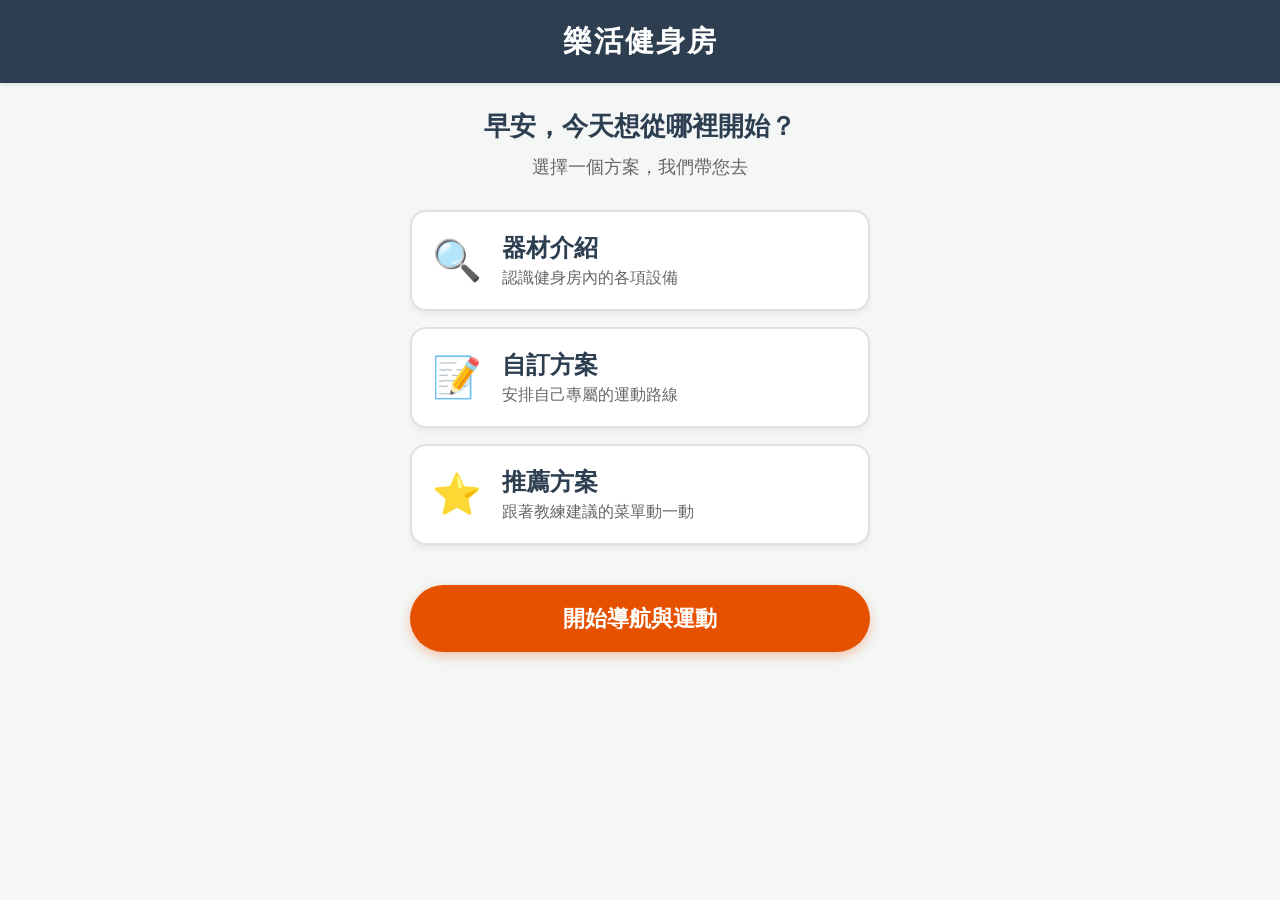
<file: index.html>
<!DOCTYPE html>
<html lang="zh-TW">
<head>
    <meta charset="UTF-8">
    <meta name="viewport" content="width=device-width, initial-scale=1.0">
    <title>樂活健身導航</title>
    <link rel="stylesheet" href="style.css">
</head>
<body>
    <header>
        <h1>樂活健身房</h1>
    </header>

    <main>
        <!-- 歡迎區塊 -->
        <section class="welcome-section">
            <h2>早安，今天想從哪裡開始？</h2>
            <p>選擇一個方案，我們帶您去</p>
        </section>

        <!-- 三大核心功能選單 -->
        <section class="menu-grid">
            <button class="menu-card">
                <div class="icon">🔍</div>
                <div class="card-content">
                    <h3>器材介紹</h3>
                    <p>認識健身房內的各項設備</p>
                </div>
            </button>

            <button class="menu-card">
                <div class="icon">📝</div>
                <div class="card-content">
                    <h3>自訂方案</h3>
                    <p>安排自己專屬的運動路線</p>
                </div>
            </button>

            <!-- 加上 onclick 跳轉邏輯 -->
            <button class="menu-card" onclick="location.href='recommend.html'">
                <div class="icon">⭐</div>
                <div class="card-content">
                    <h3>推薦方案</h3>
                    <p>跟著教練建議的菜單動一動</p>
                </div>
            </button>
        </section>

        <!-- 準備進入地圖導航的按鈕 -->
        <div class="action-area">
            <button class="start-btn">開始導航與運動</button>
        </div>
    </main>
</body>
</html>
</file>
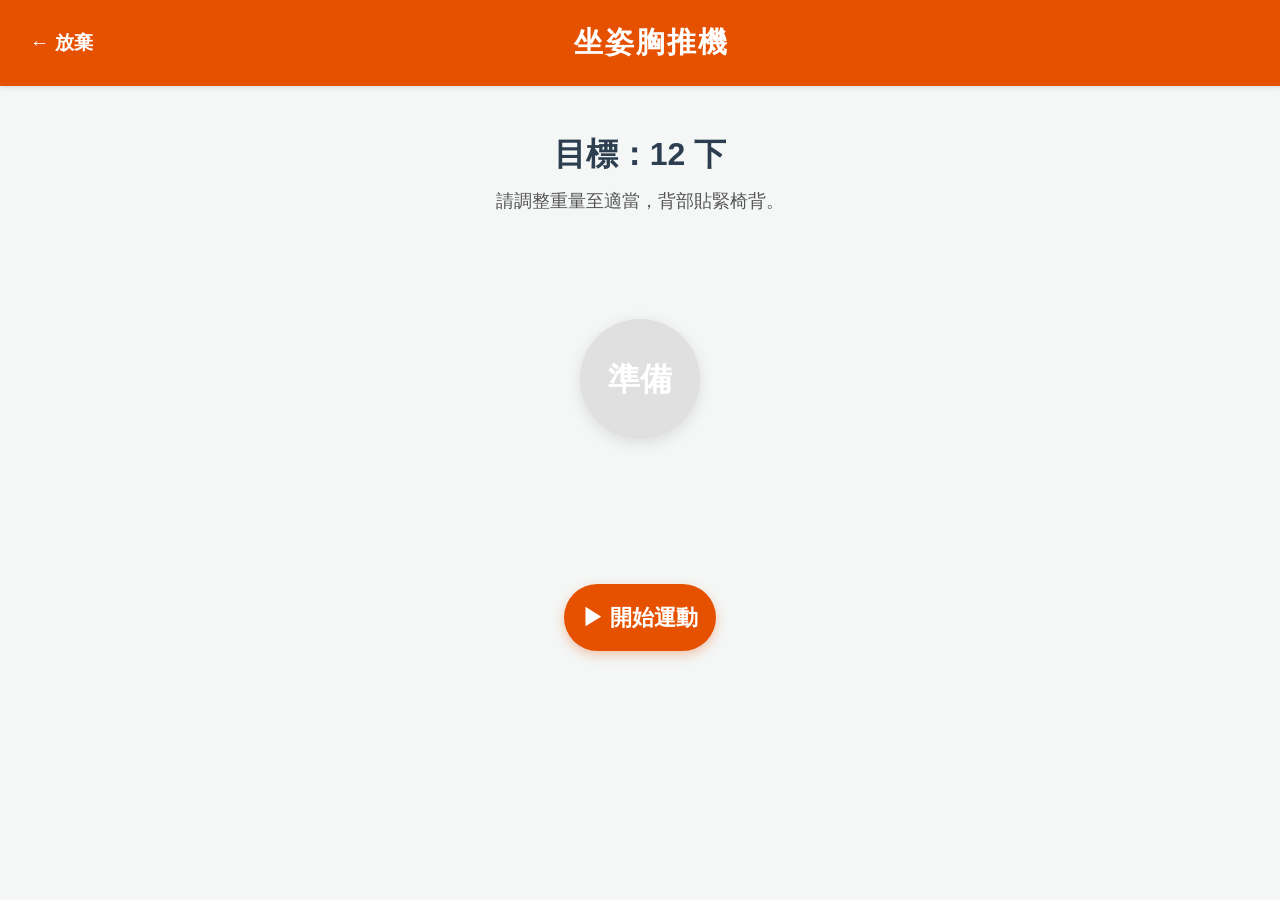
<file: exercise.html>
<!DOCTYPE html>
<html lang="zh-TW">
<head>
    <meta charset="UTF-8">
    <meta name="viewport" content="width=device-width, initial-scale=1.0">
    <title>運動進行中 - 樂活健身導航</title>
    <link rel="stylesheet" href="style.css">
</head>
<body>
    <header class="page-header exercise-header">
        <button class="back-btn" onclick="location.href='map.html'">← 放棄</button>
        <h1>坐姿胸推機</h1>
        <div style="width: 60px;"></div>
    </header>

    <main class="exercise-main">
        <!-- 狀態與次數提示 -->
        <div class="status-board">
            <h2 id="rep-counter">目標：12 下</h2>
            <p id="instruction-text">請調整重量至適當，背部貼緊椅背。</p>
        </div>

        <!-- 視覺節拍器 (會放大縮小的圓圈) -->
        <div class="rhythm-container">
            <div id="rhythm-circle" class="rhythm-circle">
                <span id="circle-text">準備</span>
            </div>
        </div>

        <!-- 控制按鈕區 -->
        <div class="action-area">
            <button id="start-exercise-btn" class="start-btn" onclick="startExercise()">▶ 開始運動</button>
            <button id="finish-btn" class="arrive-btn" style="display: none;" onclick="location.href='index.html'">🎉 完成，回首頁</button>
        </div>
    </main>

    <!-- JavaScript 邏輯：控制節拍、動畫與語音 -->
    <script>
        let reps = 0;
        const totalReps = 12;
        let isExercising = false;
        
        const circle = document.getElementById('rhythm-circle');
        const circleText = document.getElementById('circle-text');
        const repCounter = document.getElementById('rep-counter');
        const instructionText = document.getElementById('instruction-text');
        const startBtn = document.getElementById('start-exercise-btn');
        const finishBtn = document.getElementById('finish-btn');

        // 語音播放函數
        function speak(text) {
            const utterance = new SpeechSynthesisUtterance(text);
            utterance.lang = 'zh-TW'; // 設定為台灣中文
            utterance.rate = 1.0; // 語速
            window.speechSynthesis.speak(utterance);
        }

        // 核心運動邏輯 (非同步函數來控制時間暫停)
        async function startExercise() {
            if (isExercising) return;
            isExercising = true;

            // 隱藏開始按鈕
            startBtn.style.display = 'none';
            instructionText.innerText = "請跟著節奏與語音動作";

            // 倒數準備
            speak("準備開始，三，二，一");
            circleText.innerText = "3";
            await sleep(1000);
            circleText.innerText = "2";
            await sleep(1000);
            circleText.innerText = "1";
            await sleep(1000);

            // 開始循環動作
            for (reps = 1; reps <= totalReps; reps++) {
                repCounter.innerText = `目前第 ${reps} / ${totalReps} 下`;

                // 步驟一：推 (向心收縮) 2秒
                speak("推");
                circle.classList.add('pushing'); // 觸發 CSS 放大動畫
                circle.classList.remove('pulling');
                circleText.innerText = "推！";
                await sleep(2000);

                // 步驟二：慢慢放 (離心收縮) 3秒
                speak("慢慢放");
                circle.classList.add('pulling'); // 觸發 CSS 縮小動畫
                circle.classList.remove('pushing');
                circleText.innerText = "放...";
                await sleep(3000);
            }

            // 完成運動
            speak("太棒了，完成訓練！請休息一下。");
            circleText.innerText = "完成";
            circle.classList.remove('pulling', 'pushing');
            finishBtn.style.display = 'block'; // 顯示完成按鈕
        }

        // 輔助函數：用來等待指定的毫秒數
        function sleep(ms) {
            return new Promise(resolve => setTimeout(resolve, ms));
        }
    </script>
</body>
</html>
</file>
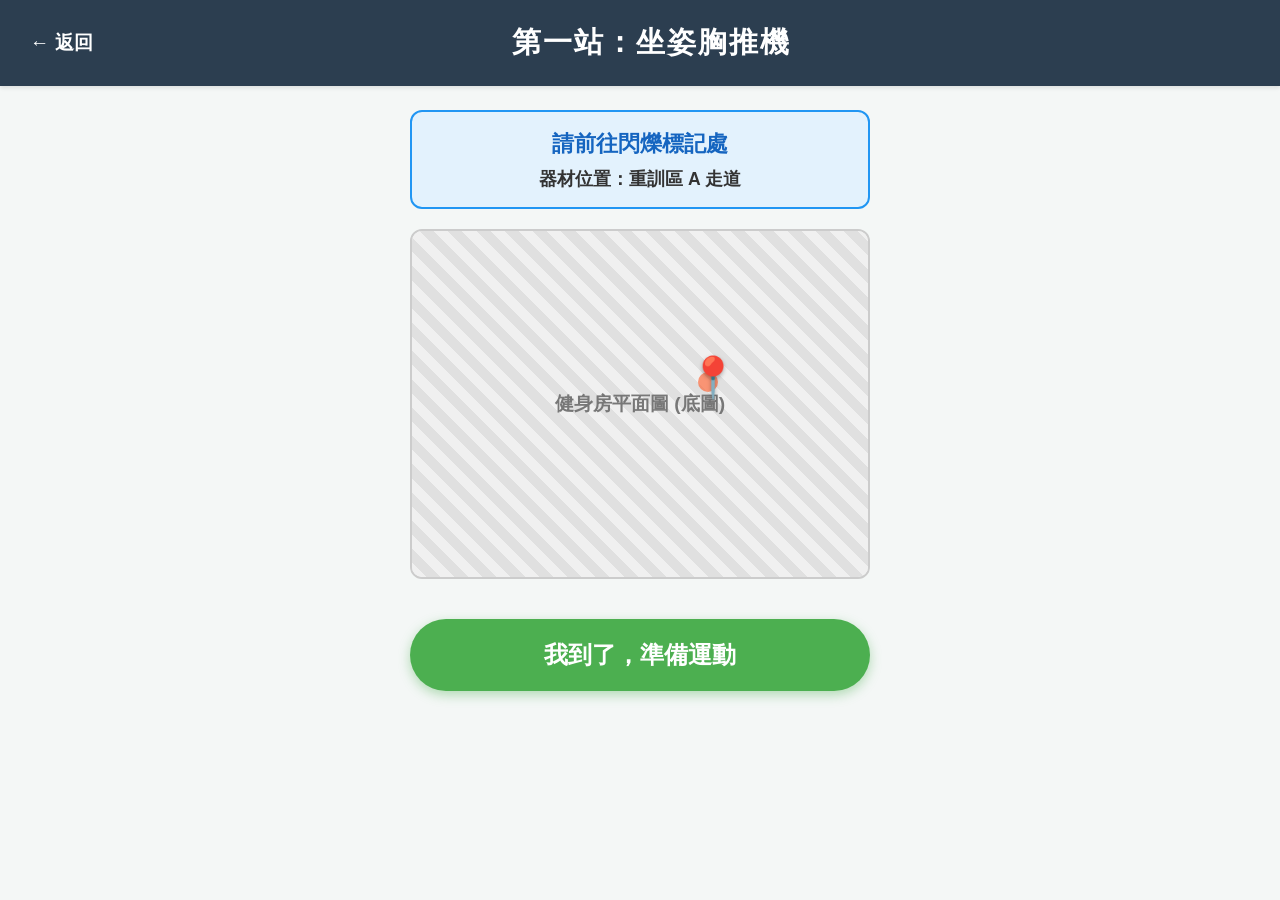
<file: map.html>
<!DOCTYPE html>
<html lang="zh-TW">
<head>
    <meta charset="UTF-8">
    <meta name="viewport" content="width=device-width, initial-scale=1.0">
    <title>地圖導航 - 樂活健身導航</title>
    <link rel="stylesheet" href="style.css">
</head>
<body>
    <header class="page-header">
        <button class="back-btn" onclick="location.href='recommend.html'">← 返回</button>
        <h1>第一站：坐姿胸推機</h1>
        <div style="width: 60px;"></div>
    </header>

    <main>
        <!-- 提示訊息 -->
        <section class="instruction-box">
            <h2>請前往閃爍標記處</h2>
            <p>器材位置：重訓區 A 走道</p>
        </section>

        <!-- 地圖與標記區域 -->
        <div class="map-container">
            <!-- 這裡是一張假的底圖，未來你可以用 <img> 換成你們真實的健身房平面圖 -->
            <div class="placeholder-map">
                <p>健身房平面圖 (底圖)</p>
            </div>

            <!-- 動態標記點 -->
            <!-- 透過修改 style 裡的 top 和 left 百分比，就可以把圖釘移動到地圖任何地方 -->
            <div class="map-marker" style="top: 45%; left: 65%;">
                <div class="pulse-ring"></div>
                <div class="pin">📍</div>
            </div>
        </div>

        <!-- 抵達確認按鈕 -->
        <div class="action-area">
            <button class="arrive-btn" onclick="location.href='exercise.html'">我到了，準備運動</button>
        </div>
    </main>
</body>
</html>
</file>
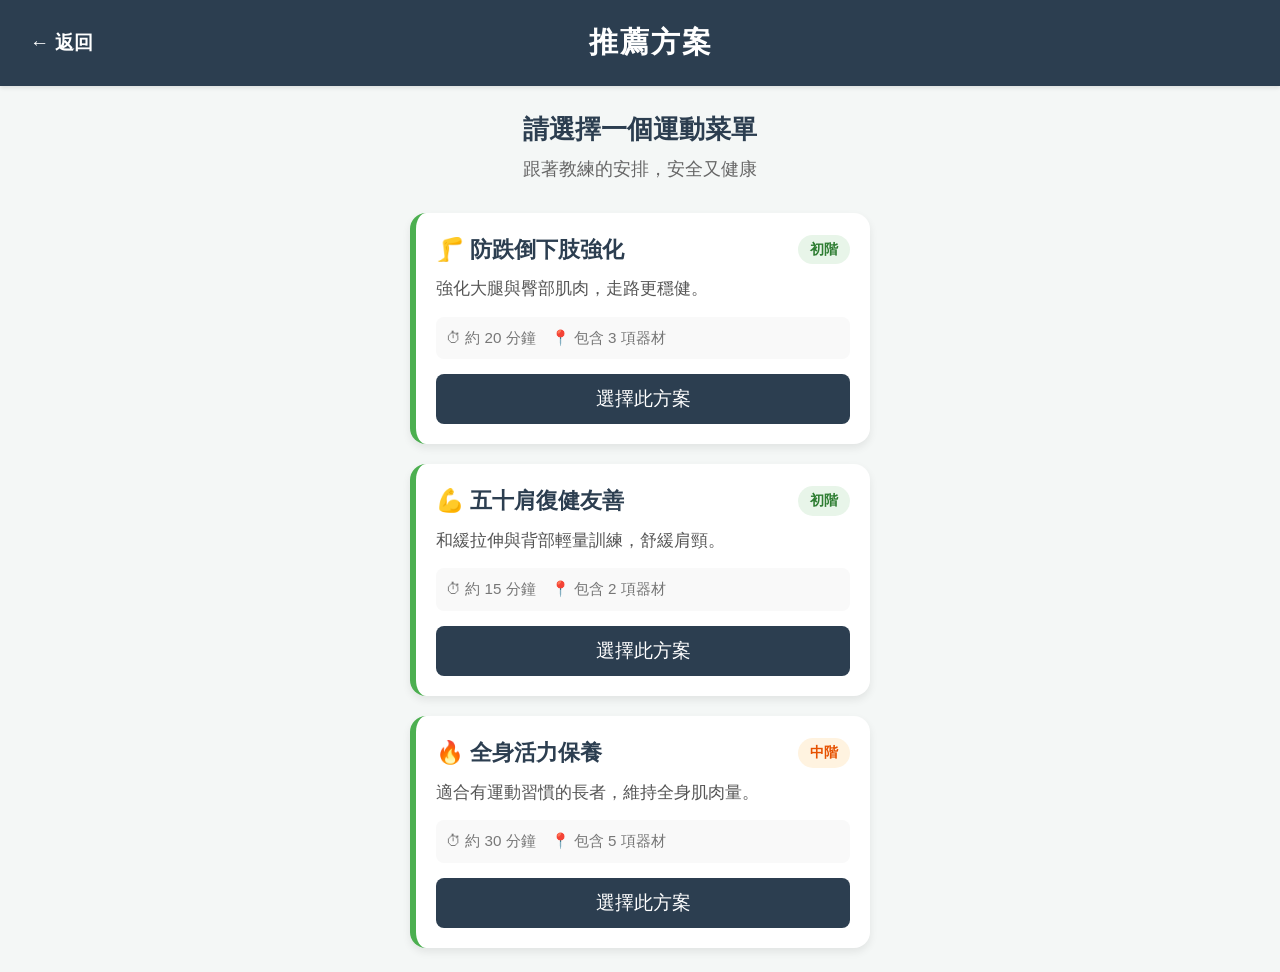
<file: recommend.html>
<!DOCTYPE html>
<html lang="zh-TW">
<head>
    <meta charset="UTF-8">
    <meta name="viewport" content="width=device-width, initial-scale=1.0">
    <title>推薦方案 - 樂活健身導航</title>
    <link rel="stylesheet" href="style.css">
</head>
<body>
    <header class="page-header">
        <!-- 點擊這個按鈕會回到首頁 -->
        <button class="back-btn" onclick="location.href='index.html'">← 返回</button>
        <h1>推薦方案</h1>
        <div style="width: 60px;"></div> <!-- 用來平衡排版的隱形區塊 -->
    </header>

    <main>
        <section class="welcome-section">
            <h2>請選擇一個運動菜單</h2>
            <p>跟著教練的安排，安全又健康</p>
        </section>

        <!-- 方案列表 -->
        <div class="routine-list">
            
            <!-- 方案卡片 1 -->
            <div class="routine-card">
                <div class="routine-header">
                    <h3>🦵 防跌倒下肢強化</h3>
                    <span class="tag easy">初階</span>
                </div>
                <p>強化大腿與臀部肌肉，走路更穩健。</p>
                <div class="routine-details">
                    <span>⏱ 約 20 分鐘</span>
                    <span>📍 包含 3 項器材</span>
                </div>
                <!-- 加上 onclick 邏輯 -->
                <button class="select-btn" onclick="location.href='map.html'">選擇此方案</button>
            </div>

            <!-- 方案卡片 2 -->
            <div class="routine-card">
                <div class="routine-header">
                    <h3>💪 五十肩復健友善</h3>
                    <span class="tag easy">初階</span>
                </div>
                <p>和緩拉伸與背部輕量訓練，舒緩肩頸。</p>
                <div class="routine-details">
                    <span>⏱ 約 15 分鐘</span>
                    <span>📍 包含 2 項器材</span>
                </div>
                <button class="select-btn">選擇此方案</button>
            </div>

            <!-- 方案卡片 3 -->
            <div class="routine-card">
                <div class="routine-header">
                    <h3>🔥 全身活力保養</h3>
                    <span class="tag medium">中階</span>
                </div>
                <p>適合有運動習慣的長者，維持全身肌肉量。</p>
                <div class="routine-details">
                    <span>⏱ 約 30 分鐘</span>
                    <span>📍 包含 5 項器材</span>
                </div>
                <button class="select-btn">選擇此方案</button>
            </div>

        </div>
    </main>
</body>
</html>
</file>
<file: style.css>
/* 基礎設定與重置 */
* {
    box-sizing: border-box;
    margin: 0;
    padding: 0;
}

body {
    font-family: 'Helvetica Neue', Arial, 'LiHei Pro', '微軟正黑體', sans-serif;
    background-color: #F4F7F6; /* 柔和的背景色，不刺眼 */
    color: #333333;
    line-height: 1.5;
}

/* 頂部標題列 */
header {
    background-color: #2C3E50;
    color: white;
    padding: 20px;
    text-align: center;
    box-shadow: 0 2px 4px rgba(0,0,0,0.1);
}

header h1 {
    font-size: 1.8rem;
    letter-spacing: 2px;
}

/* 主要內容區塊置中且限制寬度，模擬手機版型 */
main {
    padding: 24px 20px;
    max-width: 500px; 
    margin: 0 auto;
}

.welcome-section {
    margin-bottom: 30px;
    text-align: center;
}

.welcome-section h2 {
    font-size: 1.6rem;
    color: #2C3E50;
    margin-bottom: 8px;
}

.welcome-section p {
    font-size: 1.1rem;
    color: #666666;
}

/* 選單按鈕排版 */
.menu-grid {
    display: flex;
    flex-direction: column;
    gap: 16px; /* 按鈕之間的間距加大，防誤觸 */
}

/* 長者友善的卡片按鈕設計 */
.menu-card {
    background-color: white;
    border: 2px solid #E0E0E0;
    border-radius: 16px;
    padding: 20px;
    display: flex;
    align-items: center;
    text-align: left;
    cursor: pointer;
    box-shadow: 0 4px 6px rgba(0,0,0,0.05);
    transition: all 0.2s ease;
}

/* 點擊時的回饋效果 */
.menu-card:active {
    transform: scale(0.98);
    border-color: #4CAF50;
    background-color: #F1F8E9;
}

.menu-card .icon {
    font-size: 2.5rem;
    margin-right: 20px;
}

.menu-card h3 {
    font-size: 1.5rem;
    color: #2C3E50;
    margin-bottom: 4px;
}

.menu-card p {
    font-size: 1rem;
    color: #666666;
}

/* 底部大按鈕 */
.action-area {
    margin-top: 40px;
}

.start-btn {
    background-color: #E65100; /* 高對比的橘紅色，吸引注意力 */
    color: white;
    border: none;
    border-radius: 50px;
    padding: 18px;
    font-size: 1.4rem;
    font-weight: bold;
    width: 100%;
    cursor: pointer;
    box-shadow: 0 4px 12px rgba(230, 81, 0, 0.3);
}

.start-btn:active {
    background-color: #BF360C;
    transform: translateY(2px);
}
/* --- 以下是推薦方案頁面 (recommend.html) 的專屬樣式 --- */

/* 帶有返回按鈕的標題列 */
.page-header {
    display: flex;
    justify-content: space-between;
    align-items: center;
}

.back-btn {
    background: none;
    border: none;
    color: white;
    font-size: 1.2rem;
    font-weight: bold;
    cursor: pointer;
    padding: 10px;
}

/* 方案列表排版 */
.routine-list {
    display: flex;
    flex-direction: column;
    gap: 20px;
}

/* 方案卡片設計 */
.routine-card {
    background-color: white;
    border-radius: 16px;
    padding: 20px;
    box-shadow: 0 4px 8px rgba(0,0,0,0.08);
    border-left: 6px solid #4CAF50; /* 左側有一條顏色標記，增加視覺辨識度 */
}

.routine-header {
    display: flex;
    justify-content: space-between;
    align-items: center;
    margin-bottom: 10px;
}

.routine-header h3 {
    font-size: 1.4rem;
    color: #2C3E50;
}

/* 難度標籤 */
.tag {
    padding: 4px 12px;
    border-radius: 20px;
    font-size: 0.9rem;
    font-weight: bold;
}
.tag.easy { background-color: #E8F5E9; color: #2E7D32; }
.tag.medium { background-color: #FFF3E0; color: #E65100; }

.routine-card > p {
    color: #555;
    margin-bottom: 15px;
    font-size: 1.05rem;
}

/* 時間與器材數量資訊 */
.routine-details {
    display: flex;
    gap: 15px;
    font-size: 0.95rem;
    color: #777;
    margin-bottom: 15px;
    background-color: #F9F9F9;
    padding: 10px;
    border-radius: 8px;
}

/* 選擇按鈕 */
.select-btn {
    background-color: #2C3E50;
    color: white;
    border: none;
    border-radius: 8px;
    padding: 12px;
    font-size: 1.2rem;
    width: 100%;
    cursor: pointer;
    transition: background-color 0.2s;
}

.select-btn:active {
    background-color: #1A252F;
}
/* --- 以下是地圖導航頁面 (map.html) 的專屬樣式 --- */

/* 頂部提示訊息 */
.instruction-box {
    background-color: #E3F2FD;
    border-radius: 12px;
    padding: 15px;
    text-align: center;
    margin-bottom: 20px;
    border: 2px solid #2196F3;
}

.instruction-box h2 {
    color: #1565C0;
    font-size: 1.4rem;
    margin-bottom: 5px;
}

.instruction-box p {
    color: #333;
    font-size: 1.1rem;
    font-weight: bold;
}

/* 地圖容器 (必須是 relative，作為圖釘的定位基準) */
.map-container {
    position: relative;
    width: 100%;
    height: 350px; /* 控制地圖高度 */
    background-color: #E0E0E0;
    border-radius: 12px;
    border: 2px solid #CCC;
    overflow: hidden; /* 防止標記跑出框外 */
    margin-bottom: 30px;
}

/* 這是假底圖的樣式，未來放入真實圖片 <img> 後可刪除 */
.placeholder-map {
    width: 100%;
    height: 100%;
    display: flex;
    justify-content: center;
    align-items: center;
    background: repeating-linear-gradient(
        45deg,
        #f0f0f0,
        #f0f0f0 10px,
        #e0e0e0 10px,
        #e0e0e0 20px
    );
    color: #777;
    font-weight: bold;
    font-size: 1.2rem;
}

/* --- 標記點與閃爍動畫設計 --- */

/* 圖釘的絕對定位 (absolute 會對齊 map-container) */
.map-marker {
    position: absolute;
    width: 40px;
    height: 40px;
    /* translate(-50%, -100%) 可以讓定位點精準對齊表情符號 📍 的最下端尖尖處 */
    transform: translate(-50%, -100%); 
    z-index: 10;
}

.pin {
    font-size: 2.5rem;
    position: relative;
    z-index: 2;
    text-shadow: 0 2px 4px rgba(0,0,0,0.3);
}

/* 閃爍的漣漪光環 */
.pulse-ring {
    position: absolute;
    bottom: -5px; /* 對齊圖釘底部 */
    left: 50%;
    transform: translateX(-50%);
    width: 20px;
    height: 20px;
    background-color: rgba(255, 87, 34, 0.6);
    border-radius: 50%;
    z-index: 1;
    /* 套用動畫：名稱、持續時間、無限循環 */
    animation: pulse 1.5s infinite ease-out; 
}

/* 定義閃爍動畫的影格 */
@keyframes pulse {
    0% {
        transform: translateX(-50%) scale(1);
        opacity: 1;
    }
    100% {
        transform: translateX(-50%) scale(4); /* 光環放大 */
        opacity: 0; /* 逐漸透明 */
    }
}

/* 抵達按鈕 */
.arrive-btn {
    background-color: #4CAF50; /* 安全、正確的綠色 */
    color: white;
    border: none;
    border-radius: 50px;
    padding: 20px;
    font-size: 1.5rem;
    font-weight: bold;
    width: 100%;
    cursor: pointer;
    box-shadow: 0 4px 12px rgba(76, 175, 80, 0.4);
    transition: transform 0.2s, background-color 0.2s;
}

.arrive-btn:active {
    background-color: #388E3C;
    transform: translateY(2px);
}
/* --- 以下是運動進行中 (exercise.html) 的專屬樣式 --- */

.exercise-header {
    background-color: #E65100; /* 運動中換成較為動態的顏色 */
}

.exercise-main {
    display: flex;
    flex-direction: column;
    align-items: center;
    text-align: center;
    margin-top: 20px;
}

.status-board {
    margin-bottom: 40px;
}

.status-board h2 {
    font-size: 2rem;
    color: #2C3E50;
    margin-bottom: 10px;
}

.status-board p {
    font-size: 1.1rem;
    color: #555;
}

/* 視覺節拍器容器 */
.rhythm-container {
    width: 250px;
    height: 250px;
    display: flex;
    justify-content: center;
    align-items: center;
    margin-bottom: 40px;
}

/* 節拍圓圈本體 */
.rhythm-circle {
    width: 120px;
    height: 120px;
    background-color: #E0E0E0;
    border-radius: 50%;
    display: flex;
    justify-content: center;
    align-items: center;
    color: white;
    font-size: 2rem;
    font-weight: bold;
    box-shadow: 0 4px 15px rgba(0,0,0,0.1);
    /* 這裡設定 transition，讓大小變化有平滑的動畫效果 */
    transition: transform 2s ease-out, background-color 0.5s; 
}

/* 動作：推 (向心，例如 2 秒)，圓圈變大、變橘色 */
.rhythm-circle.pushing {
    transform: scale(2); /* 放大兩倍 */
    background-color: #FF7043;
    transition: transform 2s ease-out, background-color 0.5s;
}

/* 動作：放 (離心，例如 3 秒)，圓圈慢慢縮小、變回綠色 */
.rhythm-circle.pulling {
    transform: scale(1); /* 縮回原大小 */
    background-color: #66BB6A;
    /* 注意：放回來的時間設為 3 秒，對應 JS 裡的 sleep(3000) */
    transition: transform 3s ease-in-out, background-color 0.5s;
}
</file>
